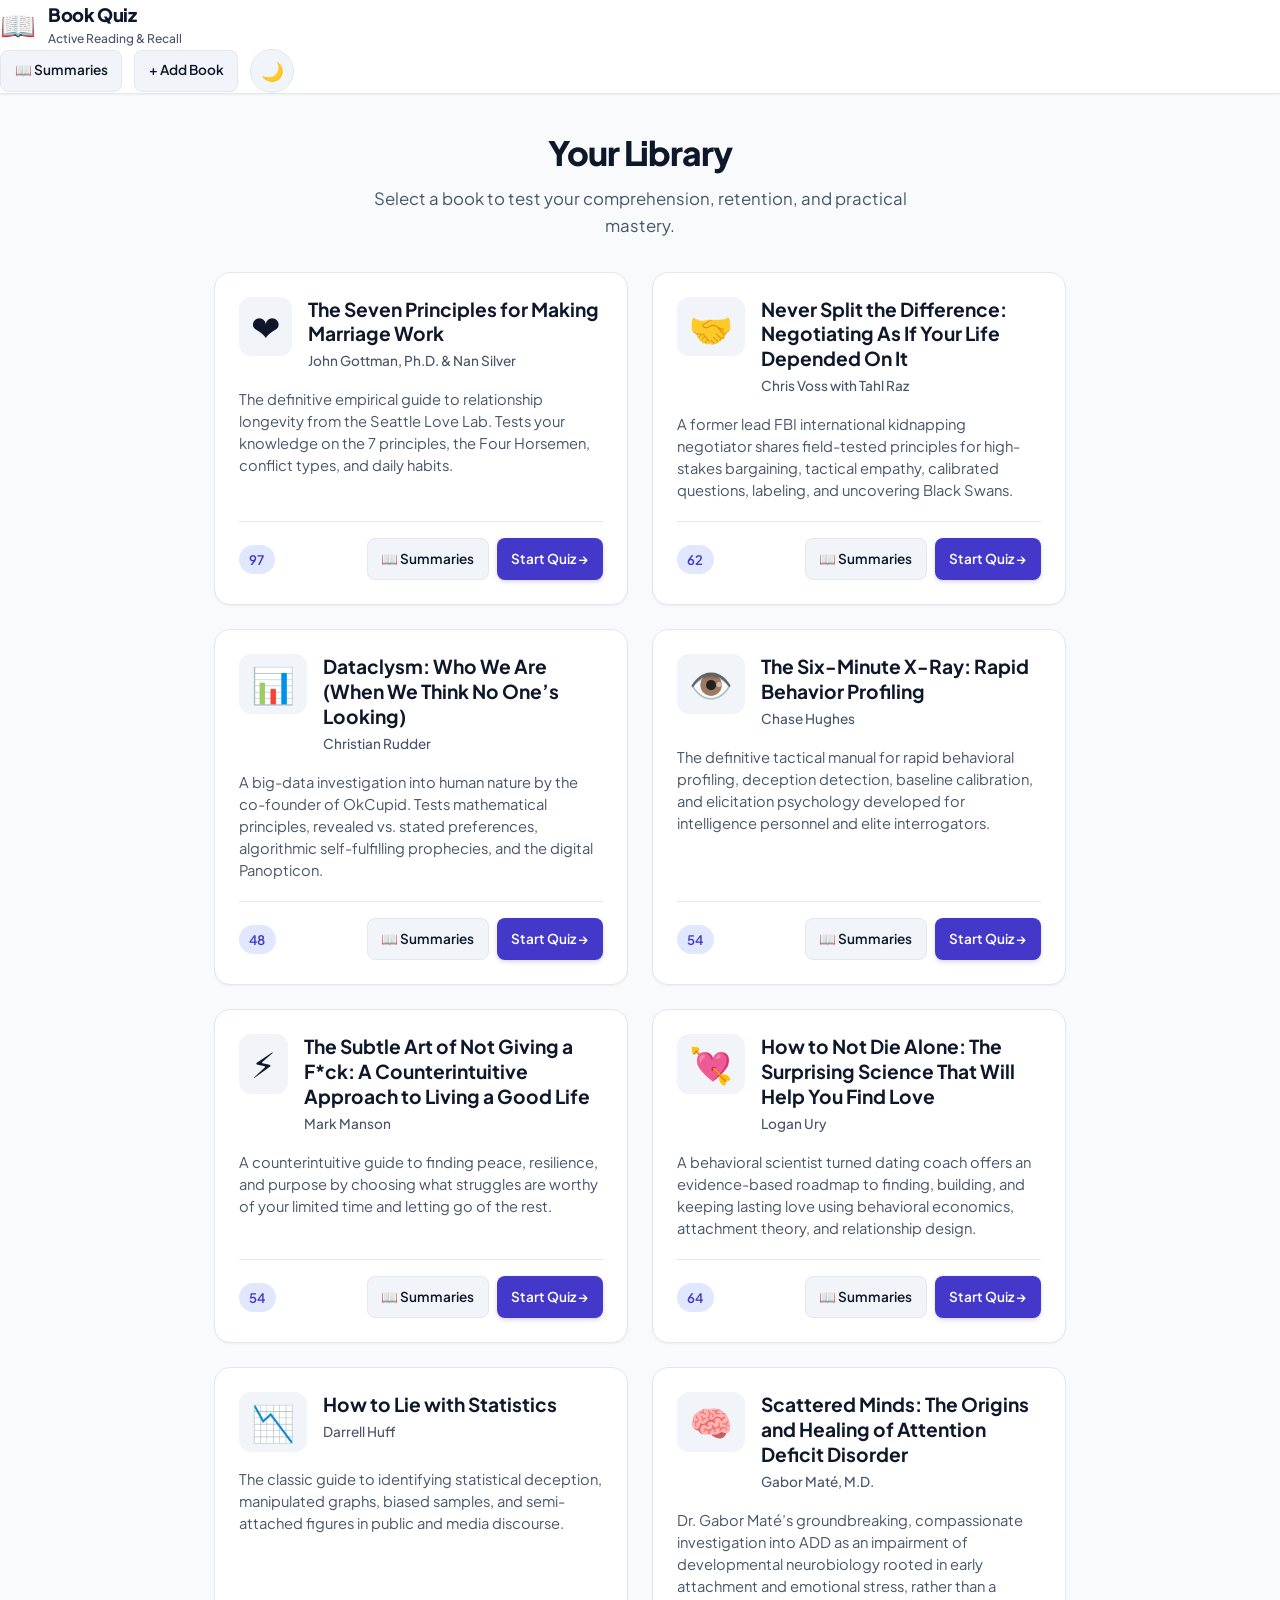
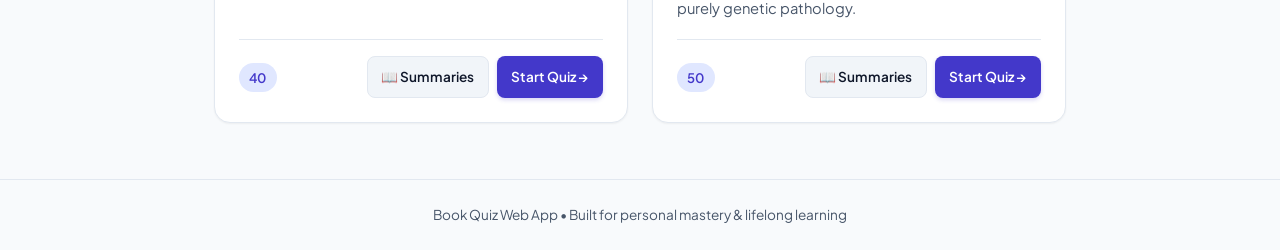
<file: index.html>
<!DOCTYPE html>
<html lang="en">
<head>
  <meta charset="UTF-8">
  <meta name="viewport" content="width=device-width, initial-scale=1.0, viewport-fit=cover">
  <meta name="mobile-web-app-capable" content="yes">
  <meta name="apple-mobile-web-app-capable" content="yes">
  <meta name="apple-mobile-web-app-status-bar-style" content="default">
  <meta name="theme-color" content="#4338ca">
  <title>Book Quiz | Master Your Reading</title>
  <link rel="stylesheet" href="style.css">
  <link rel="preconnect" href="https://fonts.googleapis.com">
  <link rel="preconnect" href="https://fonts.gstatic.com" crossorigin>
  <link href="https://fonts.googleapis.com/css2?family=Plus+Jakarta+Sans:wght@400;500;600;700;800&family=Lora:ital,wght@0,500;0,600;1,400&display=swap" rel="stylesheet">
</head>
<body class="theme-light">
  <!-- Top Navigation -->
  <header class="app-header">
    <div class="header-container">
      <div class="logo-area" id="navHome">
        <span class="logo-icon">📖</span>
        <div class="logo-text">
          <span class="logo-title">Book Quiz</span>
          <span class="logo-sub">Active Reading & Recall</span>
        </div>
      </div>
      <div class="header-actions">
        <button id="btnNavSummaries" class="btn btn-secondary btn-sm" title="Read Chapter Summaries">
          <span>📖 Summaries</span>
        </button>
        <button id="btnImportBook" class="btn btn-secondary btn-sm" title="Add or import a book">
          <span>+ Add Book</span>
        </button>
        <button id="themeToggle" class="btn btn-icon" title="Toggle dark/light theme" aria-label="Toggle theme">
          <span class="theme-icon">🌙</span>
        </button>
      </div>
    </div>
  </header>

  <main class="app-main">
    <!-- VIEW 1: BOOK SELECTION (LIBRARY) -->
    <section id="viewLibrary" class="view active">
      <div class="view-header">
        <h1>Your Library</h1>
        <p class="subtitle">Select a book to test your comprehension, retention, and practical mastery.</p>
      </div>

      <div class="books-grid" id="booksGrid">
        <!-- Book cards rendered dynamically by app.js -->
      </div>
    </section>

    <!-- VIEW: CHAPTER SUMMARIES & STUDY GUIDE -->
    <section id="viewSummaries" class="view">
      <div class="back-nav">
        <button id="btnBackFromSummaries" class="btn btn-link">← Back to Library</button>
      </div>

      <div class="view-header" style="text-align: left; margin-bottom: 1.5rem;">
        <span class="meta-tag chapter-tag">Comprehensive Study Guide</span>
        <h1 id="summariesBookTitle" style="margin-top: 0.5rem; font-size: 1.85rem;">The Seven Principles for Making Marriage Work</h1>
        <p class="subtitle" style="margin: 0; font-size: 0.98rem;">Chapter-by-chapter core insights, counter-intuitive psychological findings, and exercise blueprints.</p>
      </div>

      <!-- Quick Chapter Nav Pills -->
      <div class="chapter-nav-bar" id="summariesQuickNav">
        <!-- Rendered dynamically -->
      </div>

      <div class="summaries-container" id="summariesContainer">
        <!-- Rendered dynamically -->
      </div>
    </section>

    <!-- VIEW 2: QUIZ CONFIGURATION -->
    <section id="viewConfig" class="view">
      <div class="back-nav">
        <button id="btnBackToLibrary" class="btn btn-link">← Back to Library</button>
      </div>

      <div class="config-card">
        <div class="selected-book-header">
          <div class="book-badge-icon" id="configBookIcon">❤️</div>
          <div>
            <h2 id="configBookTitle">Book Title</h2>
            <p id="configBookAuthor" class="author-text">Author</p>
          </div>
        </div>

        <form id="quizConfigForm" class="config-form">
          <!-- Chapters / Topics -->
          <div class="form-section">
            <div class="section-heading-row">
              <label class="section-label">Select Chapters / Topics</label>
              <div class="toggle-all-btns">
                <button type="button" id="btnReadSummariesFromConfig" class="btn-text-action" style="font-weight: 700; color: var(--primary);">📖 Read Summaries</button>
                <button type="button" id="btnSelectAllChapters" class="btn-text-action">Select All</button>
                <button type="button" id="btnDeselectAllChapters" class="btn-text-action">Deselect All</button>
              </div>
            </div>
            <div class="chapters-selection-list" id="configChaptersList">
              <!-- Rendered dynamically -->
            </div>
          </div>

          <!-- Mode & Settings -->
          <div class="form-grid">
            <div class="form-group">
              <label for="configMode">Quiz Mode</label>
              <select id="configMode" class="form-select">
                <option value="practice" selected>Practice Mode (Immediate feedback & explanations)</option>
                <option value="exam">Exam Mode (Score & review at the end)</option>
              </select>
              <small class="form-hint" id="modeHint">Shows immediate explanations and citations after every question.</small>
            </div>

            <div class="form-group">
              <label for="configCount">Number of Questions</label>
              <select id="configCount" class="form-select">
                <option value="5">5 Quick Questions</option>
                <option value="10" selected>10 Questions</option>
                <option value="20">20 Questions</option>
                <option value="all">All Available Questions</option>
              </select>
            </div>

            <div class="form-group">
              <label for="configDifficulty">Difficulty</label>
              <select id="configDifficulty" class="form-select">
                <option value="all" selected>All Difficulties</option>
                <option value="easy">Easy (Foundations)</option>
                <option value="medium">Medium (Core Principles)</option>
                <option value="hard">Hard (Deep Research & Nuance)</option>
              </select>
            </div>
          </div>

          <div class="config-actions">
            <button type="submit" class="btn btn-primary btn-lg" id="btnStartQuiz">
              Start Quiz 🚀
            </button>
          </div>
        </form>
      </div>
    </section>

    <!-- VIEW 3: ACTIVE QUIZ -->
    <section id="viewQuiz" class="view">
      <div class="quiz-container">
        <!-- Progress Bar & Stats -->
        <div class="quiz-topbar">
          <button id="btnQuitQuiz" class="btn btn-ghost btn-sm">✕ Exit</button>
          <div class="quiz-progress-wrap">
            <div class="quiz-progress-bar">
              <div class="progress-fill" id="quizProgressBar"></div>
            </div>
            <span class="quiz-progress-text" id="quizProgressText">Question 1 of 10</span>
          </div>
          <div class="quiz-score-pill">
            Score: <span id="quizLiveScore">0</span>
          </div>
        </div>

        <!-- Question Box -->
        <div class="question-card" id="questionCard">
          <div class="question-meta">
            <span class="meta-tag chapter-tag" id="qChapterBadge">Chapter</span>
            <span class="meta-tag difficulty-tag" id="qDifficultyBadge">Medium</span>
          </div>

          <h2 class="question-text" id="qQuestionText">
            Question text goes here?
          </h2>

          <div class="options-grid" id="qOptionsGrid">
            <!-- Rendered dynamically -->
          </div>

          <!-- Explanation Box (Appears after answer in practice mode) -->
          <div class="explanation-box hidden" id="explanationBox">
            <div class="explanation-header">
              <span id="explanationIcon">💡</span>
              <strong id="explanationTitle">Explanation</strong>
            </div>
            <p id="explanationText" class="explanation-content"></p>
            <div class="citation-pill" id="citationPill">
              <span>📖</span> <span id="citationText"></span>
            </div>
            <div class="explanation-actions">
              <button id="btnNextQuestion" class="btn btn-primary">
                Next Question →
              </button>
            </div>
          </div>
        </div>
      </div>
    </section>

    <!-- VIEW 4: RESULTS & REVIEW -->
    <section id="viewResults" class="view">
      <div class="results-container">
        <div class="results-header-card">
          <div class="results-trophy" id="resultsTrophy">🏆</div>
          <h2 id="resultsGradeTitle">Mastery Achieved!</h2>
          <p id="resultsSubtitle" class="results-sub">You have completed the quiz.</p>

          <div class="score-circle-wrap">
            <div class="score-stat-box">
              <span class="score-number" id="resultsFinalScore">90%</span>
              <span class="score-label" id="resultsRawScore">9 / 10 Correct</span>
            </div>
          </div>

          <div class="results-cta-row">
            <button id="btnRetakeQuiz" class="btn btn-primary">Try Again</button>
            <button id="btnReviewMissed" class="btn btn-secondary hidden">Practice Missed Only</button>
            <button id="btnReturnToLibrary" class="btn btn-outline">Choose Another Book</button>
          </div>
        </div>

        <!-- Topic Breakdown -->
        <div class="breakdown-card">
          <h3>Comprehension by Chapter</h3>
          <div class="breakdown-list" id="resultsBreakdownList">
            <!-- Rendered dynamically -->
          </div>
        </div>

        <!-- Detailed Review -->
        <div class="review-section">
          <h3>Question Review</h3>
          <div class="review-list" id="resultsReviewList">
            <!-- Rendered dynamically -->
          </div>
        </div>
      </div>
    </section>
  </main>

  <!-- MODAL: ADD / IMPORT BOOK -->
  <div class="modal-backdrop hidden" id="modalImportBook">
    <div class="modal-card">
      <div class="modal-header">
        <h3>Add or Import a Book</h3>
        <button class="modal-close" id="btnCloseImportModal">✕</button>
      </div>
      <div class="modal-body">
        <p class="modal-intro">
          You can add any book to this quiz website by providing a JSON file or pasting JSON formatted according to the schema.
        </p>

        <div class="import-tabs">
          <button class="tab-btn active" data-tab="uploadTab">Upload JSON File</button>
          <button class="tab-btn" data-tab="pasteTab">Paste Questions JSON</button>
          <button class="tab-btn" data-tab="schemaTab">Schema Reference</button>
        </div>

        <!-- Tab 1: Upload File -->
        <div class="tab-content active" id="uploadTab">
          <div class="file-dropzone" id="fileDropzone">
            <span class="dropzone-icon">📁</span>
            <p>Drag and drop your book questions JSON file here</p>
            <span class="dropzone-or">or</span>
            <input type="file" id="fileInput" accept=".json" class="file-input-hidden">
            <button type="button" class="btn btn-secondary btn-sm" onclick="document.getElementById('fileInput').click()">Browse File</button>
          </div>
        </div>

        <!-- Tab 2: Paste JSON -->
        <div class="tab-content" id="pasteTab">
          <div class="form-group">
            <label for="pasteBookMetadata">Book Metadata (JSON)</label>
            <textarea id="pasteBookMetadata" rows="3" class="code-textarea" placeholder='{"id": "atomic-habits", "title": "Atomic Habits", "author": "James Clear", "icon": "⚡"}'></textarea>
          </div>
          <div class="form-group">
            <label for="pasteQuestionsJson">Questions Array (JSON)</label>
            <textarea id="pasteQuestionsJson" rows="8" class="code-textarea" placeholder='[{"id": "q1", "chapterId": "ch1", "chapterName": "The Fundamentals", "difficulty": "medium", "question": "...", "options": ["A", "B", "C", "D"], "correctAnswer": 0, "explanation": "...", "citation": "..."}]'></textarea>
          </div>
          <button type="button" class="btn btn-primary" id="btnSubmitPasted">Import Book</button>
        </div>

        <!-- Tab 3: Schema Reference -->
        <div class="tab-content" id="schemaTab">
          <p>Each book file requires an array of questions conforming to this structure:</p>
          <pre class="schema-code"><code>{
  "id": "q1",
  "chapterId": "ch1",
  "chapterName": "Ch 1: Foundations",
  "difficulty": "medium",   // "easy" | "medium" | "hard"
  "type": "concept",        // "concept" | "scenario"
  "question": "What is ...?",
  "options": [
    "Option A",
    "Option B",
    "Option C",
    "Option D"
  ],
  "correctAnswer": 1,       // 0-indexed integer (0, 1, 2, or 3)
  "explanation": "Detailed explanation of why this is correct...",
  "citation": "Chapter 1, Page 24"
}</code></pre>
        </div>
      </div>
    </div>
  </div>

  <footer class="app-footer">
    <p>Book Quiz Web App • Built for personal mastery & lifelong learning</p>
  </footer>

  <script src="app.js"></script>
</body>
</html>
</file>
<file: style.css>
/* ==========================================================================
   BOOK QUIZ APP STYLESHEET
   A clean, modern, typography-focused reading quiz interface
   ========================================================================== */

:root {
  --font-sans: 'Plus Jakarta Sans', -apple-system, BlinkMacSystemFont, "Segoe UI", Roboto, system-ui, sans-serif;
  --font-serif: 'Lora', Georgia, "Times New Roman", serif;

  /* Color Palette - Light Theme */
  --bg-primary: #f8fafc;
  --bg-surface: #ffffff;
  --bg-secondary: #f1f5f9;
  --bg-tertiary: #e2e8f0;

  --text-main: #0f172a;
  --text-muted: #475569;
  --text-dim: #64748b;

  --primary: #4338ca;
  --primary-hover: #3730a3;
  --primary-light: #e0e7ff;
  --primary-text: #ffffff;

  --accent-green: #059669;
  --accent-green-bg: #ecfdf5;
  --accent-green-border: #a7f3d0;

  --accent-red: #dc2626;
  --accent-red-bg: #fef2f2;
  --accent-red-border: #fecaca;

  --accent-amber: #d97706;
  --accent-amber-bg: #fffbeb;

  --border-color: #e2e8f0;
  --border-focus: #6366f1;

  --shadow-sm: 0 1px 2px 0 rgb(0 0 0 / 0.05);
  --shadow-md: 0 4px 6px -1px rgb(0 0 0 / 0.07), 0 2px 4px -2px rgb(0 0 0 / 0.07);
  --shadow-lg: 0 10px 15px -3px rgb(0 0 0 / 0.08), 0 4px 6px -4px rgb(0 0 0 / 0.08);

  --radius-sm: 8px;
  --radius-md: 12px;
  --radius-lg: 16px;
  --radius-full: 9999px;

  --transition: all 0.2s cubic-bezier(0.16, 1, 0.3, 1);
}

body.theme-dark {
  --bg-primary: #0b0f19;
  --bg-surface: #111827;
  --bg-secondary: #1e293b;
  --bg-tertiary: #334155;

  --text-main: #f8fafc;
  --text-muted: #cbd5e1;
  --text-dim: #94a3b8;

  --primary: #818cf8;
  --primary-hover: #6366f1;
  --primary-light: rgba(99, 102, 241, 0.18);
  --primary-text: #ffffff;

  --accent-green: #34d399;
  --accent-green-bg: rgba(16, 185, 129, 0.16);
  --accent-green-border: #059669;

  --accent-red: #f87171;
  --accent-red-bg: rgba(239, 68, 68, 0.16);
  --accent-red-border: #dc2626;

  --accent-amber: #fbbf24;
  --accent-amber-bg: rgba(245, 158, 11, 0.16);

  --border-color: #1e293b;
  --border-focus: #818cf8;

  --shadow-sm: 0 1px 2px 0 rgb(0 0 0 / 0.35);
  --shadow-md: 0 4px 6px -1px rgb(0 0 0 / 0.45);
  --shadow-lg: 0 10px 15px -3px rgb(0 0 0 / 0.55);
}

/* Base Reset */
*, *::before, *::after {
  box-sizing: border-box;
  margin: 0;
  padding: 0;
}

html {
  -webkit-text-size-adjust: 100%;
  scroll-behavior: smooth;
}

body {
  font-family: var(--font-sans);
  background-color: var(--bg-primary);
  color: var(--text-main);
  line-height: 1.6;
  min-height: 100vh;
  display: flex;
  flex-direction: column;
  transition: background-color 0.3s ease, color 0.3s ease;
  -webkit-font-smoothing: antialiased;
  -moz-osx-font-smoothing: grayscale;
  padding-bottom: env(safe-area-inset-bottom, 0px);
}

/* Eliminate tap delay and unwanted tap overlays on mobile */
button, select, input, textarea, a, .quick-nav-pill, .option-btn, .book-card {
  -webkit-tap-highlight-color: transparent;
  touch-action: manipulation;
}

/* App Header */
.app-header {
  background-color: var(--bg-surface);
  border-bottom: 1px solid var(--border-color);
  position: sticky;
  top: 0;
  z-index: 50;
  box-shadow: var(--shadow-sm);
  padding-top: env(safe-area-inset-top, 0px);
}
}

.header-container {
  max-width: 1000px;
  margin: 0 auto;
  padding: 0.85rem 1.5rem;
  display: flex;
  align-items: center;
  justify-content: space-between;
}

.logo-area {
  display: flex;
  align-items: center;
  gap: 0.75rem;
  cursor: pointer;
  user-select: none;
}

.logo-icon {
  font-size: 1.8rem;
  line-height: 1;
}

.logo-text {
  display: flex;
  flex-direction: column;
}

.logo-title {
  font-weight: 800;
  font-size: 1.15rem;
  letter-spacing: -0.02em;
  color: var(--text-main);
}

.logo-sub {
  font-size: 0.75rem;
  color: var(--text-muted);
  font-weight: 500;
}

.header-actions {
  display: flex;
  align-items: center;
  gap: 0.75rem;
}

/* Main Container */
.app-main {
  flex: 1;
  max-width: 900px;
  width: 100%;
  margin: 0 auto;
  padding: 2rem 1.5rem 3.5rem;
}

/* Views Navigation */
.view {
  display: none;
  animation: fadeIn 0.25s ease-out;
}

.view.active {
  display: block;
}

@keyframes fadeIn {
  from { opacity: 0; transform: translateY(6px); }
  to { opacity: 1; transform: translateY(0); }
}

/* Buttons */
.btn {
  display: inline-flex;
  align-items: center;
  justify-content: center;
  gap: 0.5rem;
  font-family: var(--font-sans);
  font-weight: 600;
  font-size: 0.95rem;
  padding: 0.65rem 1.25rem;
  min-height: 44px;
  border-radius: var(--radius-md);
  border: 1px solid transparent;
  cursor: pointer;
  transition: var(--transition);
  text-decoration: none;
  line-height: 1.2;
  user-select: none;
}

.btn-primary {
  background-color: var(--primary);
  color: var(--primary-text);
  box-shadow: 0 2px 4px rgba(67, 56, 202, 0.2);
}

.btn-primary:hover {
  background-color: var(--primary-hover);
  transform: translateY(-1px);
}

.btn-secondary {
  background-color: var(--bg-secondary);
  color: var(--text-main);
  border-color: var(--border-color);
}

.btn-secondary:hover {
  background-color: var(--bg-tertiary);
}

.btn-outline {
  background-color: transparent;
  border-color: var(--border-color);
  color: var(--text-main);
}

.btn-outline:hover {
  background-color: var(--bg-secondary);
}

.btn-ghost {
  background-color: transparent;
  color: var(--text-muted);
}

.btn-ghost:hover {
  color: var(--text-main);
  background-color: var(--bg-secondary);
}

.btn-link {
  background-color: transparent;
  color: var(--primary);
  padding: 0.4rem 0.5rem;
  min-height: 44px;
  display: inline-flex;
  align-items: center;
  font-size: 0.95rem;
  font-weight: 600;
}

.btn-link:hover {
  text-decoration: underline;
}

.btn-sm {
  padding: 0.45rem 0.85rem;
  font-size: 0.85rem;
  min-height: 42px;
  border-radius: var(--radius-sm);
}

.btn-lg {
  padding: 0.85rem 1.75rem;
  font-size: 1.05rem;
  min-height: 48px;
  border-radius: var(--radius-lg);
}

.btn-icon {
  background: var(--bg-secondary);
  border: 1px solid var(--border-color);
  width: 44px;
  height: 44px;
  min-width: 44px;
  min-height: 44px;
  border-radius: var(--radius-full);
  display: flex;
  align-items: center;
  justify-content: center;
  font-size: 1.15rem;
  cursor: pointer;
  user-select: none;
}
  cursor: pointer;
}

.btn-icon:hover {
  background-color: var(--bg-tertiary);
}

/* ==========================================================================
   VIEW 1: LIBRARY
   ========================================================================== */
.view-header {
  margin-bottom: 2rem;
  text-align: center;
}

.view-header h1 {
  font-size: 2.1rem;
  font-weight: 800;
  letter-spacing: -0.03em;
  color: var(--text-main);
  margin-bottom: 0.4rem;
}

.view-header .subtitle {
  font-size: 1.05rem;
  color: var(--text-muted);
  max-width: 600px;
  margin: 0 auto;
}

.books-grid {
  display: grid;
  grid-template-columns: repeat(auto-fill, minmax(min(100%, 300px), 1fr));
  gap: 1.5rem;
}

.book-card {
  background: var(--bg-surface);
  border: 1px solid var(--border-color);
  border-radius: var(--radius-lg);
  padding: 1.5rem;
  box-shadow: var(--shadow-sm);
  display: flex;
  flex-direction: column;
  transition: var(--transition);
  position: relative;
  cursor: pointer;
}

.book-card:hover {
  transform: translateY(-3px);
  box-shadow: var(--shadow-md);
  border-color: var(--primary);
}

.book-card-header {
  display: flex;
  align-items: flex-start;
  gap: 1rem;
  margin-bottom: 1rem;
}

.book-icon-badge {
  font-size: 2.2rem;
  line-height: 1;
  background: var(--bg-secondary);
  border-radius: var(--radius-md);
  padding: 0.75rem;
  display: flex;
  align-items: center;
  justify-content: center;
}

.book-card-meta {
  flex: 1;
}

.book-card-meta h3 {
  font-size: 1.2rem;
  font-weight: 700;
  line-height: 1.3;
  margin-bottom: 0.25rem;
  color: var(--text-main);
}

.book-card-author {
  font-size: 0.85rem;
  color: var(--text-muted);
  font-weight: 500;
}

.book-card-desc {
  font-size: 0.92rem;
  color: var(--text-muted);
  line-height: 1.5;
  margin-bottom: 1.25rem;
  flex: 1;
}

.book-card-footer {
  display: flex;
  align-items: center;
  justify-content: space-between;
  border-top: 1px solid var(--border-color);
  padding-top: 1rem;
  margin-top: auto;
}

.book-stats-pill {
  font-size: 0.82rem;
  font-weight: 600;
  color: var(--primary);
  background: var(--primary-light);
  padding: 0.25rem 0.65rem;
  border-radius: var(--radius-full);
}

/* ==========================================================================
   VIEW 2: CONFIGURATION
   ========================================================================== */
.back-nav {
  margin-bottom: 1.25rem;
}

.config-card {
  background: var(--bg-surface);
  border: 1px solid var(--border-color);
  border-radius: var(--radius-lg);
  padding: 2rem;
  box-shadow: var(--shadow-md);
}

.selected-book-header {
  display: flex;
  align-items: center;
  gap: 1.25rem;
  margin-bottom: 2rem;
  padding-bottom: 1.5rem;
  border-bottom: 1px solid var(--border-color);
}

.book-badge-icon {
  font-size: 2.5rem;
  background: var(--bg-secondary);
  border-radius: var(--radius-md);
  padding: 0.75rem;
}

.selected-book-header h2 {
  font-size: 1.5rem;
  font-weight: 800;
  color: var(--text-main);
}

.author-text {
  color: var(--text-muted);
  font-size: 0.95rem;
}

.form-section {
  margin-bottom: 2rem;
}

.section-heading-row {
  display: flex;
  align-items: center;
  justify-content: space-between;
  margin-bottom: 0.85rem;
}

.section-label {
  font-weight: 700;
  font-size: 1rem;
  color: var(--text-main);
}

.toggle-all-btns {
  display: flex;
  gap: 0.75rem;
}

.btn-text-action {
  background: none;
  border: none;
  color: var(--primary);
  font-size: 0.85rem;
  font-weight: 600;
  cursor: pointer;
  min-height: 44px;
  display: inline-flex;
  align-items: center;
  padding: 0.35rem 0.5rem;
  border-radius: var(--radius-sm);
}

.btn-text-action:hover {
  text-decoration: underline;
}

.chapters-selection-list {
  display: grid;
  grid-template-columns: repeat(auto-fill, minmax(260px, 1fr));
  gap: 0.6rem;
  max-height: 280px;
  overflow-y: auto;
  padding: 0.5rem;
  background: var(--bg-secondary);
  border: 1px solid var(--border-color);
  border-radius: var(--radius-md);
}

.chapter-checkbox-item {
  display: flex;
  align-items: center;
  gap: 0.75rem;
  background: var(--bg-surface);
  padding: 0.75rem 0.95rem;
  min-height: 46px;
  border-radius: var(--radius-sm);
  border: 1px solid var(--border-color);
  cursor: pointer;
  user-select: none;
  font-size: 0.88rem;
  font-weight: 500;
}

.chapter-checkbox-item input[type="checkbox"] {
  accent-color: var(--primary);
  width: 20px;
  height: 20px;
  cursor: pointer;
}

.form-grid {
  display: grid;
  grid-template-columns: repeat(auto-fit, minmax(220px, 1fr));
  gap: 1.25rem;
  margin-bottom: 2rem;
}

.form-group {
  display: flex;
  flex-direction: column;
  gap: 0.4rem;
}

.form-group label {
  font-weight: 600;
  font-size: 0.9rem;
  color: var(--text-main);
}

.form-select {
  padding: 0.75rem 0.95rem;
  min-height: 44px;
  border-radius: var(--radius-md);
  border: 1px solid var(--border-color);
  background: var(--bg-surface);
  color: var(--text-main);
  font-family: var(--font-sans);
  font-size: 16px; /* Prevents iOS Safari auto-zoom */
  outline: none;
  transition: var(--transition);
}

.form-select:focus {
  border-color: var(--border-focus);
  box-shadow: 0 0 0 3px rgba(99, 102, 241, 0.15);
}

.form-hint {
  font-size: 0.8rem;
  color: var(--text-muted);
}

.config-actions {
  text-align: right;
  border-top: 1px solid var(--border-color);
  padding-top: 1.5rem;
}

/* ==========================================================================
   VIEW 3: ACTIVE QUIZ
   ========================================================================== */
.quiz-topbar {
  display: flex;
  align-items: center;
  justify-content: space-between;
  gap: 1.5rem;
  margin-bottom: 1.5rem;
}

.quiz-progress-wrap {
  flex: 1;
  display: flex;
  flex-direction: column;
  gap: 0.35rem;
  align-items: center;
}

.quiz-progress-bar {
  width: 100%;
  height: 8px;
  background: var(--bg-tertiary);
  border-radius: var(--radius-full);
  overflow: hidden;
}

.progress-fill {
  height: 100%;
  width: 10%;
  background: var(--primary);
  border-radius: var(--radius-full);
  transition: width 0.3s ease;
}

.quiz-progress-text {
  font-size: 0.82rem;
  font-weight: 600;
  color: var(--text-muted);
}

.quiz-score-pill {
  font-weight: 700;
  font-size: 0.9rem;
  color: var(--primary);
  background: var(--primary-light);
  padding: 0.35rem 0.85rem;
  border-radius: var(--radius-full);
}

.question-card {
  background: var(--bg-surface);
  border: 1px solid var(--border-color);
  border-radius: var(--radius-lg);
  padding: 2.25rem;
  box-shadow: var(--shadow-md);
}

.question-meta {
  display: flex;
  gap: 0.5rem;
  margin-bottom: 1.25rem;
}

.meta-tag {
  font-size: 0.75rem;
  font-weight: 700;
  padding: 0.25rem 0.6rem;
  border-radius: var(--radius-full);
  text-transform: uppercase;
  letter-spacing: 0.05em;
}

.chapter-tag {
  background: var(--bg-secondary);
  color: var(--text-muted);
}

.difficulty-tag {
  background: var(--primary-light);
  color: var(--primary);
}

.question-text {
  font-family: var(--font-serif);
  font-size: 1.4rem;
  line-height: 1.5;
  color: var(--text-main);
  margin-bottom: 1.75rem;
}

.options-grid {
  display: flex;
  flex-direction: column;
  gap: 0.75rem;
  margin-bottom: 1.5rem;
}

.option-btn {
  display: flex;
  align-items: flex-start;
  gap: 1rem;
  padding: 1rem 1.25rem;
  min-height: 52px;
  background: var(--bg-surface);
  border: 1.5px solid var(--border-color);
  border-radius: var(--radius-md);
  font-family: var(--font-sans);
  font-size: 1rem;
  font-weight: 500;
  color: var(--text-main);
  text-align: left;
  cursor: pointer;
  transition: var(--transition);
  position: relative;
  line-height: 1.45;
  user-select: none;
}

.option-btn:hover:not(:disabled) {
  border-color: var(--primary);
  background: var(--bg-secondary);
  transform: translateX(3px);
}

.option-key {
  display: inline-flex;
  align-items: center;
  justify-content: center;
  width: 28px;
  height: 28px;
  border-radius: var(--radius-sm);
  background: var(--bg-secondary);
  font-size: 0.85rem;
  font-weight: 700;
  color: var(--text-muted);
  flex-shrink: 0;
  border: 1px solid var(--border-color);
  margin-top: 1px;
}

/* Option States */
.option-btn.correct {
  background-color: var(--accent-green-bg) !important;
  border-color: var(--accent-green-border) !important;
  color: #065f46 !important;
}

body.theme-dark .option-btn.correct {
  color: #6ee7b7 !important;
}

.option-btn.correct .option-key {
  background: var(--accent-green);
  color: #ffffff;
  border-color: transparent;
}

.option-btn.incorrect {
  background-color: var(--accent-red-bg) !important;
  border-color: var(--accent-red-border) !important;
  color: #991b1b !important;
}

body.theme-dark .option-btn.incorrect {
  color: #fca5a5 !important;
}

.option-btn.incorrect .option-key {
  background: var(--accent-red);
  color: #ffffff;
  border-color: transparent;
}

.option-btn:disabled {
  cursor: default;
}

/* Explanation Box */
.explanation-box {
  margin-top: 1.5rem;
  padding: 1.25rem;
  background: var(--bg-secondary);
  border-radius: var(--radius-md);
  border-left: 4px solid var(--primary);
  animation: fadeIn 0.2s ease;
}

.explanation-header {
  display: flex;
  align-items: center;
  gap: 0.5rem;
  font-weight: 700;
  margin-bottom: 0.5rem;
  color: var(--text-main);
}

.explanation-content {
  font-size: 0.95rem;
  line-height: 1.55;
  color: var(--text-main);
  margin-bottom: 0.75rem;
}

.citation-pill {
  display: inline-flex;
  align-items: center;
  gap: 0.4rem;
  font-size: 0.82rem;
  color: var(--text-muted);
  font-style: italic;
  margin-bottom: 1rem;
}

.explanation-actions {
  text-align: right;
  border-top: 1px solid var(--border-color);
  padding-top: 0.75rem;
}

/* ==========================================================================
   VIEW 4: RESULTS & REVIEW
   ========================================================================== */
.results-header-card {
  background: var(--bg-surface);
  border: 1px solid var(--border-color);
  border-radius: var(--radius-lg);
  padding: 2.5rem 1.5rem;
  text-align: center;
  box-shadow: var(--shadow-md);
  margin-bottom: 2rem;
}

.results-trophy {
  font-size: 3.5rem;
  margin-bottom: 0.5rem;
}

.results-header-card h2 {
  font-size: 2rem;
  font-weight: 800;
  margin-bottom: 0.35rem;
  color: var(--text-main);
}

.results-sub {
  color: var(--text-muted);
  font-size: 1.05rem;
  margin-bottom: 1.5rem;
}

.score-circle-wrap {
  margin-bottom: 2rem;
}

.score-stat-box {
  display: inline-flex;
  flex-direction: column;
  align-items: center;
  background: var(--bg-secondary);
  padding: 1.25rem 2.5rem;
  border-radius: var(--radius-lg);
  border: 1px solid var(--border-color);
}

.score-number {
  font-size: 3rem;
  font-weight: 800;
  color: var(--primary);
  line-height: 1;
  margin-bottom: 0.35rem;
}

.score-label {
  font-size: 0.95rem;
  color: var(--text-muted);
  font-weight: 600;
}

.results-cta-row {
  display: flex;
  justify-content: center;
  gap: 0.75rem;
  flex-wrap: wrap;
}

/* Breakdown Card */
.breakdown-card {
  background: var(--bg-surface);
  border: 1px solid var(--border-color);
  border-radius: var(--radius-lg);
  padding: 1.75rem;
  margin-bottom: 2rem;
  box-shadow: var(--shadow-sm);
}

.breakdown-card h3, .review-section h3 {
  font-size: 1.25rem;
  font-weight: 700;
  margin-bottom: 1rem;
  color: var(--text-main);
}

.breakdown-list {
  display: flex;
  flex-direction: column;
  gap: 0.75rem;
}

.breakdown-item {
  display: flex;
  flex-direction: column;
  gap: 0.35rem;
}

.breakdown-info {
  display: flex;
  justify-content: space-between;
  font-size: 0.88rem;
  font-weight: 600;
}

.breakdown-bar-track {
  width: 100%;
  height: 6px;
  background: var(--bg-tertiary);
  border-radius: var(--radius-full);
  overflow: hidden;
}

.breakdown-bar-fill {
  height: 100%;
  background: var(--accent-green);
  border-radius: var(--radius-full);
}

/* Detailed Review List */
.review-list {
  display: flex;
  flex-direction: column;
  gap: 1.25rem;
}

.review-item-card {
  background: var(--bg-surface);
  border: 1px solid var(--border-color);
  border-radius: var(--radius-md);
  padding: 1.25rem;
}

.review-item-card.is-correct {
  border-left: 4px solid var(--accent-green);
}

.review-item-card.is-incorrect {
  border-left: 4px solid var(--accent-red);
}

.review-meta {
  display: flex;
  justify-content: space-between;
  font-size: 0.82rem;
  font-weight: 600;
  margin-bottom: 0.65rem;
}

.review-question {
  font-weight: 700;
  font-size: 1rem;
  margin-bottom: 0.75rem;
  color: var(--text-main);
}

.review-answers {
  display: flex;
  flex-direction: column;
  gap: 0.35rem;
  font-size: 0.9rem;
  margin-bottom: 0.75rem;
}

.review-answer-row {
  display: flex;
  gap: 0.5rem;
}

.review-exp {
  background: var(--bg-secondary);
  padding: 0.75rem;
  border-radius: var(--radius-sm);
  font-size: 0.88rem;
  color: var(--text-main);
}

/* ==========================================================================
   MODAL: IMPORT BOOK
   ========================================================================== */
.modal-backdrop {
  position: fixed;
  inset: 0;
  background: rgba(15, 23, 42, 0.6);
  backdrop-filter: blur(4px);
  display: flex;
  align-items: center;
  justify-content: center;
  padding: 1.5rem;
  z-index: 100;
}

.modal-backdrop.hidden {
  display: none;
}

.modal-card {
  background: var(--bg-surface);
  border-radius: var(--radius-lg);
  max-width: 650px;
  width: 100%;
  max-height: 85vh;
  overflow-y: auto;
  box-shadow: var(--shadow-lg);
  border: 1px solid var(--border-color);
}

.modal-header {
  display: flex;
  align-items: center;
  justify-content: space-between;
  padding: 1.25rem 1.5rem;
  border-bottom: 1px solid var(--border-color);
}

.modal-header h3 {
  font-size: 1.25rem;
  font-weight: 700;
}

.modal-close {
  background: none;
  border: none;
  font-size: 1.35rem;
  cursor: pointer;
  color: var(--text-muted);
  width: 44px;
  height: 44px;
  min-width: 44px;
  min-height: 44px;
  display: inline-flex;
  align-items: center;
  justify-content: center;
  border-radius: var(--radius-sm);
  transition: var(--transition);
}

.modal-close:hover {
  background: var(--bg-secondary);
  color: var(--text-main);
}

.modal-body {
  padding: 1.5rem;
}

.modal-intro {
  font-size: 0.92rem;
  color: var(--text-muted);
  margin-bottom: 1.25rem;
}

.import-tabs {
  display: flex;
  gap: 0.5rem;
  border-bottom: 1px solid var(--border-color);
  margin-bottom: 1.25rem;
  overflow-x: auto;
  scrollbar-width: none;
  -webkit-overflow-scrolling: touch;
}

.import-tabs::-webkit-scrollbar {
  display: none;
}

.tab-btn {
  background: none;
  border: none;
  padding: 0.65rem 1rem;
  min-height: 44px;
  display: inline-flex;
  align-items: center;
  justify-content: center;
  font-weight: 600;
  font-size: 0.9rem;
  color: var(--text-muted);
  cursor: pointer;
  border-bottom: 2px solid transparent;
  white-space: nowrap;
}

.tab-btn.active {
  color: var(--primary);
  border-bottom-color: var(--primary);
}

.tab-content {
  display: none;
}

.tab-content.active {
  display: block;
}

.file-dropzone {
  border: 2px dashed var(--border-color);
  border-radius: var(--radius-md);
  padding: 2.5rem 1.5rem;
  text-align: center;
  display: flex;
  flex-direction: column;
  align-items: center;
  gap: 0.75rem;
}

.dropzone-icon {
  font-size: 2.5rem;
}

.dropzone-or {
  font-size: 0.8rem;
  color: var(--text-muted);
  text-transform: uppercase;
}

.file-input-hidden {
  display: none;
}

.code-textarea {
  width: 100%;
  font-family: monospace;
  font-size: 0.85rem;
  padding: 0.75rem;
  border-radius: var(--radius-sm);
  border: 1px solid var(--border-color);
  background: var(--bg-secondary);
  color: var(--text-main);
  resize: vertical;
}

.schema-code {
  background: var(--bg-secondary);
  padding: 1rem;
  border-radius: var(--radius-sm);
  font-size: 0.82rem;
  overflow-x: auto;
  border: 1px solid var(--border-color);
}

/* App Footer */
.app-footer {
  text-align: center;
  padding: 1.5rem;
  font-size: 0.85rem;
  color: var(--text-muted);
  border-top: 1px solid var(--border-color);
  margin-top: auto;
}

/* ==========================================================================
   VIEW: CHAPTER SUMMARIES (STUDY GUIDE)
   ========================================================================== */
.card-btn-group {
  display: flex;
  gap: 0.5rem;
  align-items: center;
}

.chapter-nav-bar {
  display: flex;
  gap: 0.55rem;
  overflow-x: auto;
  overflow-y: hidden;
  -webkit-overflow-scrolling: touch;
  touch-action: pan-x;
  scroll-behavior: smooth;
  scroll-snap-type: x proximity;
  padding: 0.35rem 0.25rem 0.85rem 0.25rem;
  margin-bottom: 1.5rem;
  scrollbar-width: none;
  -ms-overflow-style: none;
  overscroll-behavior-x: contain;
}

.chapter-nav-bar::-webkit-scrollbar {
  display: none;
}

.quick-nav-pill {
  white-space: nowrap;
  background: var(--bg-surface);
  border: 1px solid var(--border-color);
  padding: 0.5rem 1rem;
  border-radius: var(--radius-full);
  font-size: 0.85rem;
  font-weight: 600;
  color: var(--text-muted);
  cursor: pointer;
  transition: var(--transition);
  scroll-snap-align: start;
  flex-shrink: 0;
  min-height: 44px;
  display: inline-flex;
  align-items: center;
  justify-content: center;
  box-shadow: var(--shadow-sm);
  user-select: none;
}

.quick-nav-pill:hover {
  background: var(--primary-light);
  color: var(--primary);
  border-color: var(--primary);
}

.summaries-container {
  display: flex;
  flex-direction: column;
  gap: 1.75rem;
}

.summary-card {
  background: var(--bg-surface);
  border: 1px solid var(--border-color);
  border-radius: var(--radius-lg);
  padding: 1.75rem;
  box-shadow: var(--shadow-sm);
  display: flex;
  flex-direction: column;
  gap: 1.25rem;
  transition: var(--transition);
  scroll-margin-top: 5rem;
  word-break: break-word;
  overflow-wrap: break-word;
}

.summary-card:hover {
  border-color: var(--border-focus);
}

.summary-card-header {
  display: flex;
  justify-content: space-between;
  align-items: flex-start;
  gap: 1rem;
  border-bottom: 1px solid var(--border-color);
  padding-bottom: 1rem;
}

.summary-card-title {
  font-size: 1.35rem;
  font-weight: 800;
  color: var(--text-main);
  margin-top: 0.35rem;
  line-height: 1.35;
}

.summary-big-idea-box {
  background: var(--primary-light);
  border-left: 4px solid var(--primary);
  padding: 1rem 1.25rem;
  border-radius: var(--radius-sm);
  font-size: 0.98rem;
  line-height: 1.55;
  color: var(--text-main);
  word-break: break-word;
  overflow-wrap: break-word;
}

.summary-section {
  display: flex;
  flex-direction: column;
  gap: 0.6rem;
}

.summary-section h4 {
  font-size: 0.95rem;
  font-weight: 700;
  text-transform: uppercase;
  letter-spacing: 0.04em;
  color: var(--text-muted);
}

.summary-bullets {
  list-style: none;
  display: flex;
  flex-direction: column;
  gap: 0.6rem;
}

.summary-bullets li {
  position: relative;
  padding-left: 1.5rem;
  font-size: 0.95rem;
  line-height: 1.55;
  color: var(--text-main);
  word-break: break-word;
  overflow-wrap: break-word;
}

.summary-bullets li::before {
  content: "•";
  position: absolute;
  left: 0.5rem;
  color: var(--primary);
  font-weight: bold;
  font-size: 1.2rem;
  line-height: 1;
}

.summary-takeaway {
  display: flex;
  align-items: center;
  gap: 0.65rem;
  background: var(--bg-secondary);
  padding: 0.85rem 1.25rem;
  border-radius: var(--radius-md);
  font-size: 0.95rem;
  color: var(--text-main);
  border: 1px solid var(--border-color);
  word-break: break-word;
  overflow-wrap: break-word;
}

/* Utilities */
.hidden {
  display: none !important;
}

/* ==========================================================================
   RESPONSIVE DESIGN: TABLET & MOBILE (< 640px)
   ========================================================================== */
@media (max-width: 640px) {
  .app-main {
    padding: 1rem 0.85rem 2.5rem;
  }

  .header-container {
    padding: 0.75rem 1rem;
  }

  .view-header {
    margin-bottom: 1.5rem;
  }

  .view-header h1 {
    font-size: 1.75rem;
  }

  .view-header .subtitle {
    font-size: 0.95rem;
  }

  /* Library Grid */
  .books-grid {
    grid-template-columns: 1fr;
    gap: 1rem;
  }

  .book-card {
    padding: 1.25rem 1rem;
  }

  .book-icon-badge {
    font-size: 1.8rem;
    padding: 0.6rem;
  }

  .book-card-meta h3 {
    font-size: 1.15rem;
  }

  .book-card-desc {
    font-size: 0.88rem;
    margin-bottom: 1rem;
  }

  /* Config Card */
  .config-card {
    padding: 1.25rem 1rem;
    border-radius: var(--radius-md);
  }

  .selected-book-header {
    flex-direction: column;
    text-align: center;
    gap: 0.75rem;
    margin-bottom: 1.25rem;
    padding-bottom: 1rem;
  }

  .selected-book-header h2 {
    font-size: 1.25rem;
  }

  .chapters-selection-list {
    grid-template-columns: 1fr;
    max-height: 280px;
  }

  .form-grid {
    grid-template-columns: 1fr;
    gap: 1rem;
    margin-bottom: 1.5rem;
  }

  .config-actions {
    text-align: stretch;
  }

  .config-actions .btn {
    width: 100%;
    min-height: 48px;
  }

  /* Quiz View */
  .quiz-topbar {
    gap: 0.6rem;
    margin-bottom: 1.25rem;
  }

  .quiz-progress-wrap {
    min-width: 0;
  }

  .quiz-score-pill {
    font-size: 0.82rem;
    padding: 0.35rem 0.65rem;
    white-space: nowrap;
  }

  .question-card {
    padding: 1.25rem 1rem;
    border-radius: var(--radius-md);
  }

  .question-text {
    font-size: 1.18rem;
    line-height: 1.45;
    margin-bottom: 1.25rem;
    word-break: break-word;
    overflow-wrap: break-word;
  }

  .options-grid {
    gap: 0.65rem;
  }

  .option-btn {
    padding: 0.85rem 1rem;
    gap: 0.75rem;
    font-size: 0.95rem;
    min-height: 48px;
  }

  .explanation-box {
    padding: 1rem;
    margin-top: 1.25rem;
  }

  .explanation-actions .btn {
    width: 100%;
    min-height: 48px;
  }

  /* Results View */
  .results-header-card {
    padding: 2rem 1rem;
    margin-bottom: 1.5rem;
    border-radius: var(--radius-md);
  }

  .results-trophy {
    font-size: 2.75rem;
  }

  .results-header-card h2 {
    font-size: 1.6rem;
  }

  .results-sub {
    font-size: 0.95rem;
  }

  .score-stat-box {
    padding: 1rem 1.75rem;
  }

  .score-number {
    font-size: 2.5rem;
  }

  .results-cta-row {
    flex-direction: column;
    width: 100%;
  }

  .results-cta-row .btn {
    width: 100%;
    min-height: 48px;
  }

  .breakdown-card {
    padding: 1.25rem 1rem;
    border-radius: var(--radius-md);
    margin-bottom: 1.5rem;
  }

  .review-item-card {
    padding: 1rem;
  }

  /* Summaries View */
  .summary-card {
    padding: 1.25rem 1rem;
    gap: 1rem;
    border-radius: var(--radius-md);
  }

  .summary-card-header {
    flex-direction: column;
    align-items: flex-start;
    gap: 0.6rem;
  }

  .summary-card-title {
    font-size: 1.18rem;
  }

  .card-btn-group {
    width: 100%;
  }

  .card-btn-group .btn {
    width: 100%;
    min-height: 44px;
  }

  /* Modal Dialog */
  .modal-backdrop {
    padding: 0.75rem;
  }

  .modal-card {
    max-height: 90vh;
    border-radius: var(--radius-md);
  }

  .modal-header {
    padding: 1rem 1.25rem;
  }

  .modal-body {
    padding: 1.25rem 1rem;
  }

  .file-dropzone {
    padding: 1.75rem 1rem;
  }
}

/* ==========================================================================
   RESPONSIVE DESIGN: SMALL MOBILE (< 400px)
   ========================================================================== */
@media (max-width: 400px) {
  .app-main {
    padding: 0.75rem 0.5rem 2rem;
  }

  .header-container {
    padding: 0.55rem 0.65rem;
  }

  .logo-area {
    gap: 0.45rem;
  }

  .logo-icon {
    font-size: 1.45rem;
  }

  .logo-title {
    font-size: 1rem;
  }

  .logo-sub {
    display: none;
  }

  .header-actions {
    gap: 0.35rem;
  }

  .header-actions .btn-sm {
    padding: 0.35rem 0.55rem;
    font-size: 0.76rem;
    min-height: 40px;
  }

  .header-actions .btn-icon {
    width: 40px;
    height: 40px;
    min-width: 40px;
    min-height: 40px;
    font-size: 1rem;
  }

  .view-header h1 {
    font-size: 1.45rem;
  }

  .view-header .subtitle {
    font-size: 0.88rem;
  }

  .section-heading-row {
    flex-direction: column;
    align-items: flex-start;
    gap: 0.45rem;
  }

  .toggle-all-btns {
    width: 100%;
    justify-content: space-between;
    gap: 0.25rem;
  }

  .toggle-all-btns .btn-text-action {
    font-size: 0.78rem;
    padding: 0.25rem 0.35rem;
    min-height: 38px;
  }

  .question-card {
    padding: 1rem 0.75rem;
  }

  .question-text {
    font-size: 1.05rem;
    line-height: 1.4;
    margin-bottom: 1rem;
  }

  .option-btn {
    padding: 0.75rem 0.75rem;
    gap: 0.6rem;
    font-size: 0.88rem;
  }

  .option-key {
    width: 24px;
    height: 24px;
    font-size: 0.78rem;
  }

  .meta-tag {
    font-size: 0.7rem;
    padding: 0.2rem 0.5rem;
  }

  .quiz-progress-text {
    font-size: 0.75rem;
  }

  .quiz-score-pill {
    font-size: 0.78rem;
    padding: 0.25rem 0.5rem;
  }

  .summary-big-idea-box {
    padding: 0.75rem 0.85rem;
    font-size: 0.88rem;
  }

  .summary-bullets li {
    padding-left: 1.1rem;
    font-size: 0.88rem;
  }

  .summary-takeaway {
    padding: 0.65rem 0.85rem;
    font-size: 0.88rem;
  }
}
</file>
